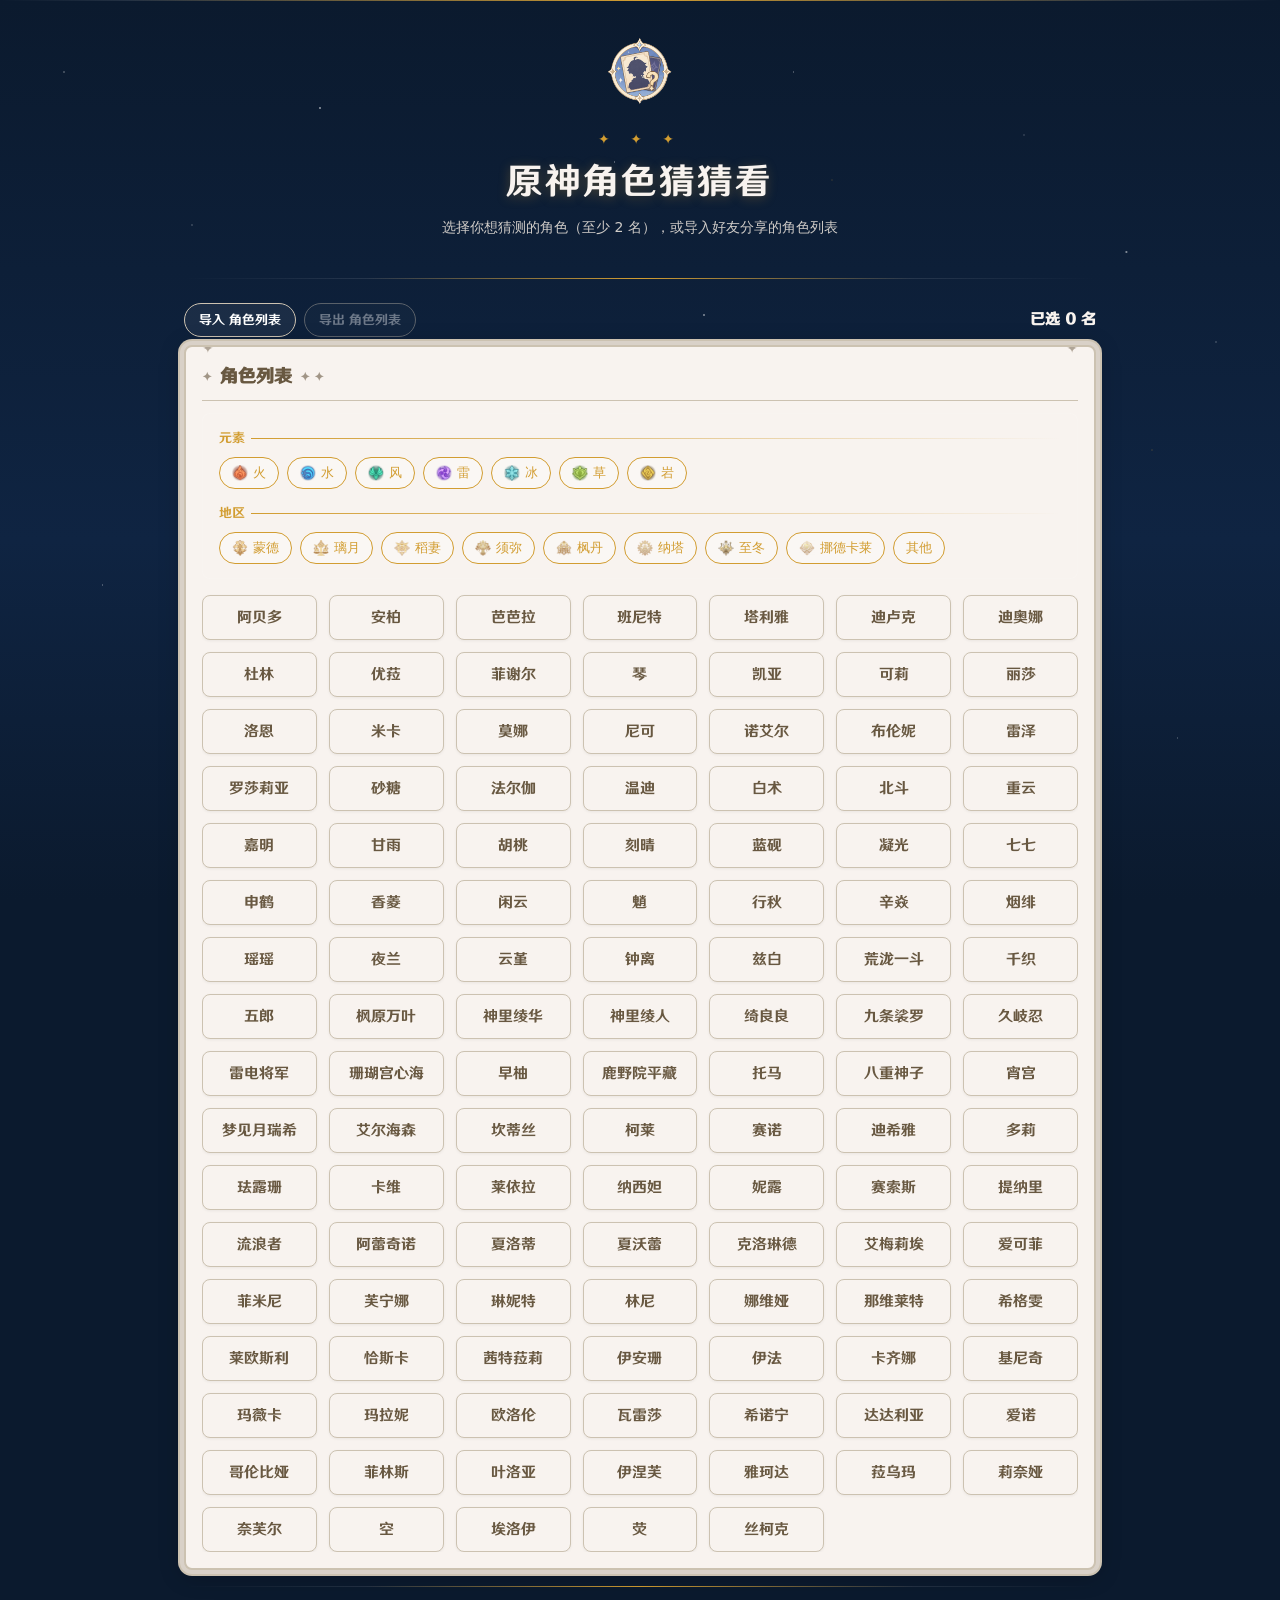
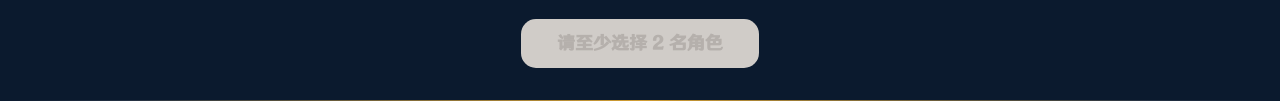
<file: index.html>
<!doctype html>
<html lang="en">
  <head>
    <meta charset="UTF-8" />
    <link rel="icon" type="image/webp" href="./logo-64.webp" />
    <meta name="viewport" content="width=device-width, initial-scale=1.0" />
    <title>原神角色猜猜看</title>
    <script type="module" crossorigin src="./assets/index-Buhnfivi.js"></script>
    <link rel="stylesheet" crossorigin href="./assets/index-DTMUYOdc.css">
  </head>
  <body>
    <div id="root"></div>
  </body>
</html>
</file>
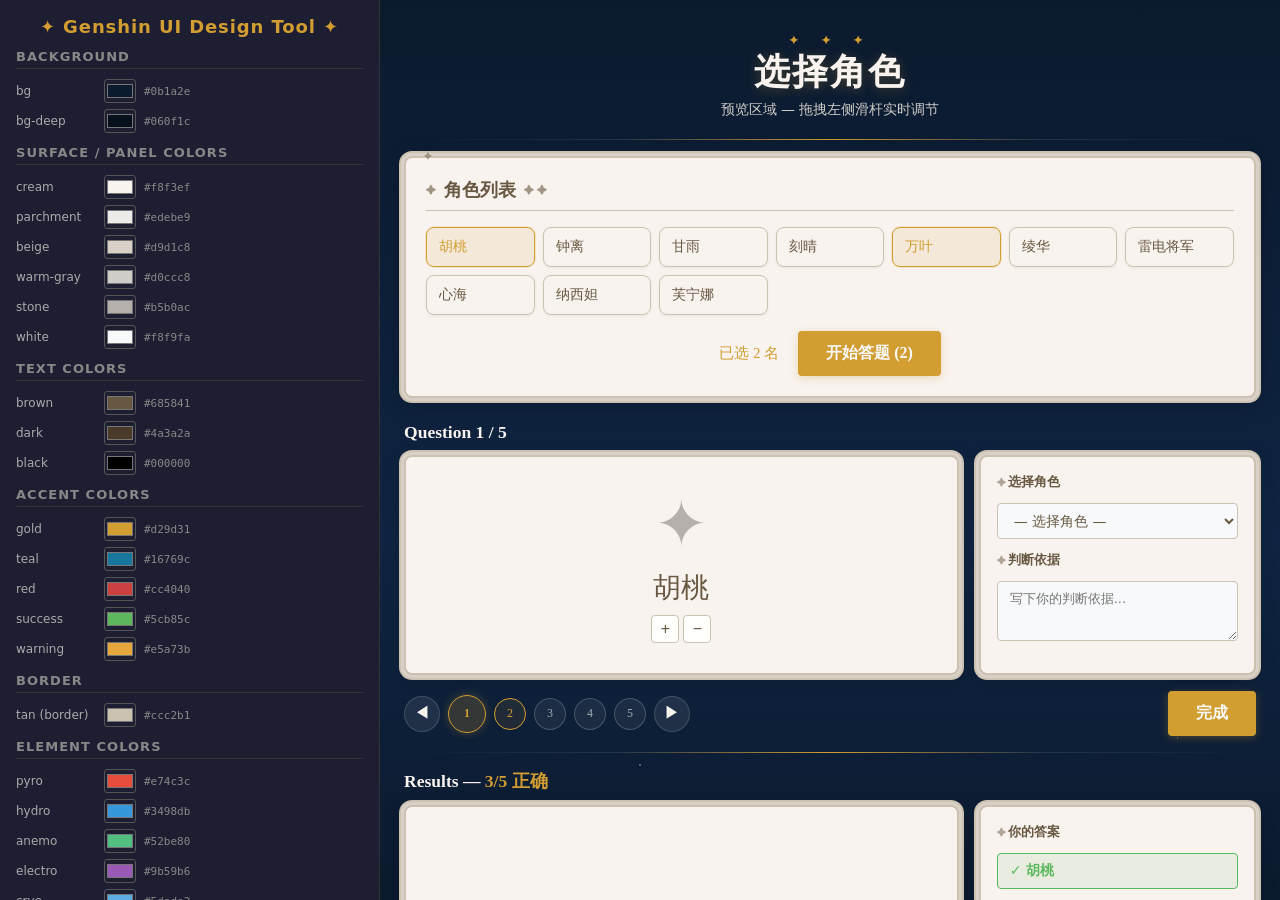
<file: design-tool.html>
<!DOCTYPE html>
<html lang="zh-CN">
<head>
<meta charset="UTF-8">
<meta name="viewport" content="width=device-width, initial-scale=1.0">
<title>Genshin UI Design Tool</title>
<script src="https://mcp.figma.com/mcp/html-to-design/capture.js" async></script>
<style>
/* ── Reset ── */
*, *::before, *::after { margin: 0; padding: 0; box-sizing: border-box; }

/* ── CSS Variables (defaults) ── */
:root {
  --bg: #0B1A2E;
  --bg-deep: #060F1C;
  --cream: #F8F3EF;
  --parchment: #EDEBE9;
  --beige: #D9D1C8;
  --warm-gray: #D0CCC8;
  --stone: #B5B0AC;
  --brown: #685841;
  --dark: #4A3A2A;
  --teal: #16769C;
  --gold: #D29D31;
  --white: #F8F9FA;
  --black: #000000;
  --red: #CC4040;
  --success: #5CB85C;
  --error: #CC4040;
  --warning: #E5A73B;
  --pyro: #E74C3C;
  --hydro: #3498DB;
  --anemo: #52BE80;
  --electro: #9B59B6;
  --dendro: #58D68D;
  --cryo: #5DADE2;
  --geo: #D4A843;
  --font-display: 'Genshin', 'Noto Serif SC', serif;
  --font-body: 'Noto Sans SC', system-ui, sans-serif;
  --radius-sm: 4px;
  --radius-md: 8px;
  --radius-lg: 12px;
  --space-xs: 4px;
  --space-sm: 8px;
  --space-md: 16px;
  --space-lg: 24px;
  --space-xl: 32px;
  --star-count: 45;
}

/* ── Layout ── */
body {
  display: flex;
  height: 100vh;
  font-family: var(--font-body);
  font-size: 14px;
  background: #1a1a2e;
  color: #ccc;
  overflow: hidden;
}

/* ── Left Panel (Controls) ── */
.controls {
  width: 380px;
  min-width: 380px;
  height: 100vh;
  overflow-y: auto;
  background: #1e1e32;
  border-right: 1px solid #333;
  padding: 16px;
  display: flex;
  flex-direction: column;
  gap: 12px;
}

.controls h2 {
  font-size: 18px;
  color: #D29D31;
  text-align: center;
  letter-spacing: 0.05em;
}

.controls h3 {
  font-size: 13px;
  color: #888;
  text-transform: uppercase;
  letter-spacing: 0.08em;
  margin-bottom: 4px;
  padding-bottom: 4px;
  border-bottom: 1px solid #333;
}

.group {
  display: flex;
  flex-direction: column;
  gap: 6px;
}

.row {
  display: flex;
  align-items: center;
  gap: 8px;
}

.row label {
  width: 80px;
  font-size: 12px;
  color: #aaa;
  flex-shrink: 0;
  white-space: nowrap;
  overflow: hidden;
  text-overflow: ellipsis;
}

.row input[type="color"] {
  width: 32px;
  height: 24px;
  border: 1px solid #555;
  border-radius: 3px;
  cursor: pointer;
  background: none;
  padding: 0;
  flex-shrink: 0;
}

.row input[type="range"] {
  flex: 1;
  accent-color: #D29D31;
  height: 16px;
}

.row .val {
  width: 42px;
  font-size: 11px;
  color: #888;
  text-align: right;
  font-family: monospace;
  flex-shrink: 0;
}

.export-btn {
  margin-top: 8px;
  padding: 12px;
  background: #D29D31;
  color: #1a1a2e;
  border: none;
  border-radius: 6px;
  font-size: 14px;
  font-weight: 600;
  cursor: pointer;
  transition: background 0.2s;
}

.export-btn:hover { background: #e0aa3f; }

.copy-msg {
  text-align: center;
  font-size: 12px;
  color: #5CB85C;
  min-height: 18px;
  transition: opacity 0.3s;
}

/* ── Right Panel (Preview) ── */
.preview {
  flex: 1;
  height: 100vh;
  overflow-y: auto;
  background: var(--bg);
  display: flex;
  flex-direction: column;
  position: relative;
}

/* Starry background */
.preview::before {
  content: '';
  position: fixed;
  inset: 0;
  left: 380px;
  pointer-events: none;
  z-index: 0;
  background:
    radial-gradient(1px 1px at 5% 8%, rgba(255,255,255,0.7), transparent),
    radial-gradient(1.5px 1.5px at 25% 12%, rgba(255,255,255,0.8), transparent),
    radial-gradient(1px 1px at 48% 18%, rgba(255,255,255,0.6), transparent),
    radial-gradient(1.5px 1.5px at 55% 35%, rgba(255,255,255,0.7), transparent),
    radial-gradient(1px 1px at 72% 42%, rgba(255,255,255,0.6), transparent),
    radial-gradient(1.5px 1.5px at 88% 28%, rgba(255,255,255,0.7), transparent),
    radial-gradient(1px 1px at 18% 65%, rgba(255,255,255,0.5), transparent),
    radial-gradient(1px 1px at 38% 72%, rgba(255,255,255,0.4), transparent),
    radial-gradient(1.5px 1.5px at 50% 85%, rgba(255,255,255,0.55), transparent),
    radial-gradient(1px 1px at 78% 52%, rgba(255,255,255,0.35), transparent),
    radial-gradient(1px 1px at 92% 82%, rgba(255,255,255,0.4), transparent),
    radial-gradient(0.5px 0.5px at 12% 32%, rgba(255,255,255,0.3), transparent),
    radial-gradient(0.5px 0.5px at 58% 48%, rgba(255,255,255,0.3), transparent),
    radial-gradient(0.5px 0.5px at 32% 68%, rgba(255,255,255,0.25), transparent),
    radial-gradient(1px 1px at 20% 40%, rgba(210,157,49,0.4), transparent),
    radial-gradient(1px 1px at 65% 20%, rgba(210,157,49,0.35), transparent),
    radial-gradient(1px 1px at 40% 70%, rgba(210,157,49,0.3), transparent),
    radial-gradient(1px 1px at 90% 50%, rgba(210,157,49,0.4), transparent),
    linear-gradient(180deg, #0B1A2E 0%, #0D1F38 30%, #0F2442 60%, #0B1A2E 100%);
  background-attachment: fixed;
}

.preview-content {
  position: relative;
  z-index: 1;
  padding: 32px 24px;
  max-width: 900px;
  margin: 0 auto;
  width: 100%;
}

/* ── Preview Components ── */

/* Title */
.preview-title {
  text-align: center;
  margin-bottom: 20px;
}
.preview-title .stars {
  color: var(--gold);
  font-size: 14px;
  letter-spacing: 8px;
}
.preview-title h1 {
  font-family: var(--font-display);
  font-size: 36px;
  color: var(--cream);
  letter-spacing: 0.06em;
  text-shadow: 0 2px 12px rgba(210,157,49,0.3);
}
.preview-title p {
  font-size: 14px;
  color: var(--warm-gray);
  margin-top: 4px;
}

/* Book panel */
.book-panel {
  background: var(--cream);
  border: 2px solid var(--tan, #CCC2B1);
  border-radius: var(--radius-md);
  box-shadow:
    0 0 0 3px var(--beige),
    0 0 0 5px var(--tan, #CCC2B1),
    0 4px 24px rgba(0,0,0,0.3);
  padding: 20px;
  position: relative;
  margin-bottom: 24px;
}
.book-panel::before {
  content: '✦';
  position: absolute;
  top: -10px;
  left: 16px;
  color: var(--brown);
  font-size: 14px;
  opacity: 0.5;
}

/* Section header */
.section-header {
  display: flex;
  align-items: center;
  gap: 8px;
  font-family: var(--font-display);
  font-size: 18px;
  font-weight: 600;
  color: var(--brown);
  padding-bottom: 8px;
  border-bottom: 1px solid var(--tan, #CCC2B1);
  margin-bottom: 16px;
}
.section-header::before {
  content: '✦';
  font-size: 10px;
  opacity: 0.6;
}
.section-header::after {
  content: '✦ ✦';
  font-size: 10px;
  opacity: 0.6;
}

/* Character chips */
.chip-grid {
  display: grid;
  grid-template-columns: repeat(auto-fill, minmax(100px, 1fr));
  gap: var(--space-sm);
}
.chip {
  display: flex;
  align-items: center;
  gap: 5px;
  padding: 10px 12px;
  border-radius: var(--radius-md);
  font-size: 14px;
  border: 1px solid var(--tan, #CCC2B1);
  background: var(--cream);
  color: var(--brown);
  font-family: var(--font-display);
  font-weight: 500;
  cursor: default;
  box-shadow: 0 1px 3px rgba(0,0,0,0.06);
}
.chip.selected {
  background: rgba(210,157,49,0.12);
  color: var(--gold);
  border-color: var(--gold);
  box-shadow: 0 0 0 1px rgba(210,157,49,0.2);
}

/* Buttons */
.btn-primary {
  padding: 12px 28px;
  border-radius: var(--radius-sm);
  background: var(--gold);
  color: var(--white);
  font-size: 16px;
  font-weight: 600;
  font-family: var(--font-display);
  border: none;
  cursor: pointer;
  box-shadow: 0 2px 8px rgba(210,157,49,0.3);
}
.btn-secondary {
  padding: 10px 20px;
  border-radius: var(--radius-sm);
  background: transparent;
  color: var(--brown);
  border: 1px solid var(--tan, #CCC2B1);
  font-size: 14px;
  font-weight: 500;
  font-family: var(--font-body);
  cursor: pointer;
}

/* Quiz layout */
.quiz-grid {
  display: grid;
  grid-template-columns: 2fr 1fr;
  gap: 20px;
}
.quiz-splash {
  background: var(--cream);
  border: 2px solid var(--tan, #CCC2B1);
  border-radius: var(--radius-md);
  box-shadow:
    0 0 0 3px var(--beige),
    0 0 0 5px var(--tan, #CCC2B1),
    0 4px 20px rgba(0,0,0,0.2);
  min-height: 220px;
  display: flex;
  align-items: center;
  justify-content: center;
}
.splash-placeholder {
  text-align: center;
  color: var(--stone);
}
.splash-placeholder .icon {
  font-size: 64px;
  display: block;
  margin-bottom: 8px;
}
.splash-placeholder .name {
  font-family: var(--font-display);
  font-size: 28px;
  color: var(--brown);
}

.quiz-panel {
  background: var(--cream);
  border: 2px solid var(--tan, #CCC2B1);
  border-radius: var(--radius-md);
  box-shadow:
    0 0 0 3px var(--beige),
    0 0 0 5px var(--tan, #CCC2B1),
    0 4px 20px rgba(0,0,0,0.2);
  padding: 16px;
  display: flex;
  flex-direction: column;
  gap: 12px;
}
.quiz-label {
  font-family: var(--font-display);
  font-size: 13px;
  font-weight: 600;
  color: var(--brown);
}
.quiz-label::before {
  content: '✦ ';
  font-size: 9px;
  opacity: 0.5;
}
.quiz-select {
  padding: 8px 12px;
  border: 1px solid var(--tan, #CCC2B1);
  border-radius: var(--radius-sm);
  background: var(--white);
  color: var(--brown);
  font-family: var(--font-body);
  font-size: 14px;
}
.quiz-textarea {
  padding: 8px 12px;
  border: 1px solid var(--tan, #CCC2B1);
  border-radius: var(--radius-sm);
  background: var(--white);
  color: var(--brown);
  font-family: var(--font-body);
  font-size: 13px;
  min-height: 60px;
  resize: vertical;
}

/* Result */
.result-row {
  display: flex;
  align-items: center;
  gap: 10px;
  padding: 8px 12px;
  border-radius: var(--radius-sm);
  font-size: 14px;
}
.result-correct {
  background: rgba(92,184,92,0.1);
  border: 1px solid var(--success);
  color: var(--success);
  font-weight: 600;
}
.result-wrong {
  background: rgba(204,64,64,0.08);
  border: 1px solid var(--error);
  color: var(--error);
  font-weight: 600;
}

/* Element badges */
.element-row {
  display: flex;
  gap: 8px;
  flex-wrap: wrap;
  margin-bottom: 16px;
}
.el-badge {
  display: flex;
  align-items: center;
  gap: 4px;
  padding: 4px 10px;
  border-radius: var(--radius-pill, 999px);
  font-size: 12px;
  font-weight: 600;
  color: #fff;
}

/* Navigator */
.nav-row {
  display: flex;
  align-items: center;
  gap: 8px;
  margin-top: 16px;
}
.nav-dot {
  width: 32px;
  height: 32px;
  border-radius: 50%;
  border: 1px solid rgba(255,255,255,0.2);
  background: rgba(255,255,255,0.06);
  color: rgba(255,255,255,0.6);
  font-family: var(--font-display);
  font-size: 12px;
  display: flex;
  align-items: center;
  justify-content: center;
}
.nav-dot.current {
  width: 38px;
  height: 38px;
  border-color: var(--gold);
  background: rgba(210,157,49,0.2);
  color: var(--gold);
  font-weight: 600;
  box-shadow: 0 0 10px rgba(210,157,49,0.3);
}
.nav-dot.answered {
  border-color: var(--gold);
  color: var(--gold);
  background: rgba(210,157,49,0.1);
}

.score-display {
  text-align: center;
  font-family: var(--font-display);
  font-size: 40px;
  font-weight: 700;
  color: var(--gold);
}

/* Gold line */
.gold-line {
  height: 1px;
  background: linear-gradient(90deg, transparent, rgba(255,255,255,0.1), var(--gold), rgba(255,255,255,0.1), transparent);
  margin: 16px 0;
}

/* Zoom controls */
.zoom-ctrls {
  display: flex;
  gap: 4px;
  justify-content: flex-end;
  margin-top: 8px;
}
.zoom-btn {
  width: 28px; height: 28px;
  border-radius: var(--radius-sm);
  background: rgba(255,255,255,0.85);
  border: 1px solid var(--tan, #CCC2B1);
  color: var(--brown);
  font-size: 16px;
  cursor: pointer;
}

/* Responsive */
@media (max-width: 860px) {
  .quiz-grid { grid-template-columns: 1fr; }
}
</style>
</head>
<body>

<!-- ═══ LEFT: Controls ═══ -->
<div class="controls">

  <h2>✦ Genshin UI Design Tool ✦</h2>

  <div class="group">
    <h3>Background</h3>
    <div class="row">
      <label>bg</label>
      <input type="color" id="--bg" value="#0B1A2E" data-css="--bg">
      <span class="val">#0B1A2E</span>
    </div>
    <div class="row">
      <label>bg-deep</label>
      <input type="color" id="--bg-deep" value="#060F1C" data-css="--bg-deep">
      <span class="val">#060F1C</span>
    </div>
  </div>

  <div class="group">
    <h3>Surface / Panel Colors</h3>
    <div class="row">
      <label>cream</label>
      <input type="color" id="--cream" value="#F8F3EF" data-css="--cream">
      <span class="val">#F8F3EF</span>
    </div>
    <div class="row">
      <label>parchment</label>
      <input type="color" id="--parchment" value="#EDEBE9" data-css="--parchment">
      <span class="val">#EDEBE9</span>
    </div>
    <div class="row">
      <label>beige</label>
      <input type="color" id="--beige" value="#D9D1C8" data-css="--beige">
      <span class="val">#D9D1C8</span>
    </div>
    <div class="row">
      <label>warm-gray</label>
      <input type="color" id="--warm-gray" value="#D0CCC8" data-css="--warm-gray">
      <span class="val">#D0CCC8</span>
    </div>
    <div class="row">
      <label>stone</label>
      <input type="color" id="--stone" value="#B5B0AC" data-css="--stone">
      <span class="val">#B5B0AC</span>
    </div>
    <div class="row">
      <label>white</label>
      <input type="color" id="--white" value="#F8F9FA" data-css="--white">
      <span class="val">#F8F9FA</span>
    </div>
  </div>

  <div class="group">
    <h3>Text Colors</h3>
    <div class="row">
      <label>brown</label>
      <input type="color" id="--brown" value="#685841" data-css="--brown">
      <span class="val">#685841</span>
    </div>
    <div class="row">
      <label>dark</label>
      <input type="color" id="--dark" value="#4A3A2A" data-css="--dark">
      <span class="val">#4A3A2A</span>
    </div>
    <div class="row">
      <label>black</label>
      <input type="color" id="--black" value="#000000" data-css="--black">
      <span class="val">#000000</span>
    </div>
  </div>

  <div class="group">
    <h3>Accent Colors</h3>
    <div class="row">
      <label>gold</label>
      <input type="color" id="--gold" value="#D29D31" data-css="--gold">
      <span class="val">#D29D31</span>
    </div>
    <div class="row">
      <label>teal</label>
      <input type="color" id="--teal" value="#16769C" data-css="--teal">
      <span class="val">#16769C</span>
    </div>
    <div class="row">
      <label>red</label>
      <input type="color" id="--red" value="#CC4040" data-css="--red">
      <span class="val">#CC4040</span>
    </div>
    <div class="row">
      <label>success</label>
      <input type="color" id="--success" value="#5CB85C" data-css="--success">
      <span class="val">#5CB85C</span>
    </div>
    <div class="row">
      <label>warning</label>
      <input type="color" id="--warning" value="#E5A73B" data-css="--warning">
      <span class="val">#E5A73B</span>
    </div>
  </div>

  <div class="group">
    <h3>Border</h3>
    <div class="row">
      <label>tan (border)</label>
      <input type="color" id="--tan" value="#CCC2B1" data-css="--tan">
      <span class="val">#CCC2B1</span>
    </div>
  </div>

  <div class="group">
    <h3>Element Colors</h3>
    <div class="row">
      <label>pyro</label>
      <input type="color" id="--pyro" value="#E74C3C" data-css="--pyro">
      <span class="val">#E74C3C</span>
    </div>
    <div class="row">
      <label>hydro</label>
      <input type="color" id="--hydro" value="#3498DB" data-css="--hydro">
      <span class="val">#3498DB</span>
    </div>
    <div class="row">
      <label>anemo</label>
      <input type="color" id="--anemo" value="#52BE80" data-css="--anemo">
      <span class="val">#52BE80</span>
    </div>
    <div class="row">
      <label>electro</label>
      <input type="color" id="--electro" value="#9B59B6" data-css="--electro">
      <span class="val">#9B59B6</span>
    </div>
    <div class="row">
      <label>cryo</label>
      <input type="color" id="--cryo" value="#5DADE2" data-css="--cryo">
      <span class="val">#5DADE2</span>
    </div>
    <div class="row">
      <label>dendro</label>
      <input type="color" id="--dendro" value="#58D68D" data-css="--dendro">
      <span class="val">#58D68D</span>
    </div>
    <div class="row">
      <label>geo</label>
      <input type="color" id="--geo" value="#D4A843" data-css="--geo">
      <span class="val">#D4A843</span>
    </div>
  </div>

  <div class="group">
    <h3>Spacing</h3>
    <div class="row">
      <label>space-xs</label>
      <input type="range" id="--space-xs" min="2" max="12" value="4" data-css="--space-xs">
      <span class="val">4px</span>
    </div>
    <div class="row">
      <label>space-sm</label>
      <input type="range" id="--space-sm" min="4" max="20" value="8" data-css="--space-sm">
      <span class="val">8px</span>
    </div>
    <div class="row">
      <label>space-md</label>
      <input type="range" id="--space-md" min="8" max="32" value="16" data-css="--space-md">
      <span class="val">16px</span>
    </div>
    <div class="row">
      <label>space-lg</label>
      <input type="range" id="--space-lg" min="12" max="48" value="24" data-css="--space-lg">
      <span class="val">24px</span>
    </div>
    <div class="row">
      <label>space-xl</label>
      <input type="range" id="--space-xl" min="16" max="64" value="32" data-css="--space-xl">
      <span class="val">32px</span>
    </div>
  </div>

  <div class="group">
    <h3>Border Radius</h3>
    <div class="row">
      <label>radius-sm</label>
      <input type="range" id="--radius-sm" min="0" max="16" value="4" data-css="--radius-sm">
      <span class="val">4px</span>
    </div>
    <div class="row">
      <label>radius-md</label>
      <input type="range" id="--radius-md" min="0" max="24" value="8" data-css="--radius-md">
      <span class="val">8px</span>
    </div>
    <div class="row">
      <label>radius-lg</label>
      <input type="range" id="--radius-lg" min="0" max="32" value="12" data-css="--radius-lg">
      <span class="val">12px</span>
    </div>
  </div>

  <div class="group">
    <h3>Font Sizes</h3>
    <div class="row">
      <label>body size</label>
      <input type="range" id="--font-body-size" min="12" max="20" value="15" data-css="--font-body-size">
      <span class="val">15px</span>
    </div>
    <div class="row">
      <label>title size</label>
      <input type="range" id="--title-size" min="24" max="56" value="36" data-css="--title-size">
      <span class="val">36px</span>
    </div>
  </div>

  <button class="export-btn" onclick="exportCSS()">导出 CSS Variables</button>
  <div class="copy-msg" id="copyMsg"></div>
</div>

<!-- ═══ RIGHT: Live Preview ═══ -->
<div class="preview" id="preview">
  <div class="preview-content">

    <!-- Title -->
    <div class="preview-title">
      <div class="stars">✦ ✦ ✦</div>
      <h1 id="preview-title-text">选择角色</h1>
      <p>预览区域 — 拖拽左侧滑杆实时调节</p>
    </div>

    <div class="gold-line"></div>

    <!-- Book Panel: Character Grid -->
    <div class="book-panel">
      <div class="section-header">角色列表</div>
      <div class="chip-grid">
        <div class="chip selected">胡桃</div>
        <div class="chip">钟离</div>
        <div class="chip">甘雨</div>
        <div class="chip">刻晴</div>
        <div class="chip selected">万叶</div>
        <div class="chip">绫华</div>
        <div class="chip">雷电将军</div>
        <div class="chip">心海</div>
        <div class="chip">纳西妲</div>
        <div class="chip">芙宁娜</div>
      </div>
      <div style="text-align:center;margin-top:16px;">
        <span style="font-family:var(--font-display);color:var(--gold);font-size:15px;">已选 2 名</span>
        &nbsp;&nbsp;
        <button class="btn-primary">开始答题 (2)</button>
      </div>
    </div>

    <!-- Quiz Layout -->
    <h3 style="color:var(--cream);margin-bottom:12px;font-family:var(--font-display);">Question 1 / 5</h3>
    <div class="quiz-grid">
      <div class="quiz-splash">
        <div class="splash-placeholder">
          <span class="icon">✦</span>
          <span class="name">胡桃</span>
          <div class="zoom-ctrls">
            <button class="zoom-btn">+</button>
            <button class="zoom-btn">−</button>
          </div>
        </div>
      </div>
      <div class="quiz-panel">
        <label class="quiz-label">选择角色</label>
        <select class="quiz-select">
          <option>— 选择角色 —</option>
          <option>胡桃</option>
          <option>钟离</option>
          <option>甘雨</option>
        </select>
        <label class="quiz-label">判断依据</label>
        <textarea class="quiz-textarea" placeholder="写下你的判断依据..."></textarea>
      </div>
    </div>

    <!-- Navigator -->
    <div class="nav-row">
      <button style="width:36px;height:36px;border-radius:50%;background:rgba(255,255,255,0.08);border:1px solid rgba(255,255,255,0.15);color:var(--cream);font-size:16px;cursor:pointer;">◀</button>
      <div class="nav-dot current">1</div>
      <div class="nav-dot answered">2</div>
      <div class="nav-dot">3</div>
      <div class="nav-dot">4</div>
      <div class="nav-dot">5</div>
      <button style="width:36px;height:36px;border-radius:50%;background:rgba(255,255,255,0.08);border:1px solid rgba(255,255,255,0.15);color:var(--cream);font-size:16px;cursor:pointer;">▶</button>
      <button class="btn-primary" style="margin-left:auto;">完成</button>
    </div>

    <!-- Result Panel -->
    <div class="gold-line"></div>
    <h3 style="color:var(--cream);margin-bottom:12px;font-family:var(--font-display);">Results — <span style="color:var(--gold);">3/5 正确</span></h3>
    <div class="quiz-grid">
      <div class="quiz-splash">
        <div class="splash-placeholder">
          <span class="icon">✦</span>
          <span class="name">胡桃</span>
        </div>
      </div>
      <div class="quiz-panel">
        <label class="quiz-label">你的答案</label>
        <div class="result-row result-correct">✓ 胡桃</div>
        <label class="quiz-label">判断依据</label>
        <div style="padding:8px 12px;background:var(--white);border:1px solid var(--tan, #CCC2B1);border-radius:var(--radius-sm);color:var(--brown);font-size:13px;min-height:40px;">梅花瞳孔 + 蝴蝶发饰</div>
        <div class="score-display">3/5</div>
        <button class="btn-secondary" style="width:100%;">生成结果分享图</button>
      </div>
    </div>

    <!-- Element badges reference -->
    <div class="gold-line"></div>
    <div class="element-row">
      <span class="el-badge" style="background:var(--pyro);">🔥 火</span>
      <span class="el-badge" style="background:var(--hydro);">💧 水</span>
      <span class="el-badge" style="background:var(--anemo);">🍃 风</span>
      <span class="el-badge" style="background:var(--electro);">⚡ 雷</span>
      <span class="el-badge" style="background:var(--cryo);">❄️ 冰</span>
      <span class="el-badge" style="background:var(--dendro);">🌿 草</span>
      <span class="el-badge" style="background:var(--geo);">🪨 岩</span>
    </div>

    <div style="text-align:center;margin-top:24px;">
      <button class="btn-primary" style="font-size:18px;padding:14px 36px;">再来一局</button>
    </div>

  </div>
</div>

<script>
// ── Live update ──
const root = document.documentElement;

// Helper: convert hex to rgb for rgba usage
function hexToRgb(hex) {
  const r = parseInt(hex.slice(1,3), 16);
  const g = parseInt(hex.slice(3,5), 16);
  const b = parseInt(hex.slice(5,7), 16);
  return `${r},${g},${b}`;
}

// All sliders and color pickers
document.querySelectorAll('input[data-css]').forEach(input => {
  const varName = input.dataset.css;
  const valSpan = input.nextElementSibling;

  function update() {
    let val;
    if (input.type === 'color') {
      val = input.value;
    } else {
      val = input.value + 'px';
    }
    root.style.setProperty(varName, val);
    if (valSpan) {
      valSpan.textContent = val;
    }

    // Update related variables
    if (varName === '--red') {
      root.style.setProperty('--error', input.value);
    }
    if (varName === '--brown') {
      root.style.setProperty('--text1', input.value);
    }
    if (varName === '--font-body-size') {
      document.body.style.fontSize = input.value + 'px';
    }
    if (varName === '--title-size') {
      document.getElementById('preview-title-text').style.fontSize = input.value + 'px';
    }
    if (varName === '--tan') {
      // Update all inline --tan fallbacks by re-setting the variable
      root.style.setProperty('--tan', input.value);
    }
  }

  input.addEventListener('input', update);
  update();
});

function exportCSS() {
  const vars = [];
  document.querySelectorAll('[data-css]').forEach(input => {
    const name = input.dataset.css;
    let val = input.value;
    if (input.type === 'range') val += 'px';
    vars.push(`  ${name}: ${val};`);
  });
  const css = `:root {\n${vars.join('\n')}\n}`;
  navigator.clipboard.writeText(css).then(() => {
    const msg = document.getElementById('copyMsg');
    msg.textContent = '已复制到剪贴板! 可粘贴到 src/index.css';
    setTimeout(() => { msg.textContent = ''; }, 3000);
  });
}
</script>
</body>
</html>
</file>
<file: assets/index-DTMUYOdc.css>
@font-face{font-family:Genshin;src:url(./zh-cn-B7w96uHY.ttf)format("truetype");font-weight:400;font-style:normal;font-display:swap}:root{--cream:#f8f3ef;--parchment:#edebe9;--beige:#d9d1c8;--warm-gray:#d0ccc8;--tan:#ccc2b1;--stone:#b5b0ac;--brown:#685841;--dark:#4a3a2a;--teal:#16769c;--white:#f8f9fa;--black:#000;--red:#cc4040;--gold:#d29d31;--bg:#0b1a2e;--bg-deep:#060f1c;--surface1:var(--cream);--surface2:var(--parchment);--surface3:var(--beige);--border:var(--tan);--border-visible:var(--stone);--border-accent:var(--brown);--text1:var(--brown);--text2:var(--dark);--text3:var(--stone);--text4:var(--warm-gray);--accent:var(--gold);--accent-teal:var(--teal);--success:#5cb85c;--error:var(--red);--warning:#e5a73b;--pyro:#e74c3c;--hydro:#3498db;--anemo:#52be80;--electro:#9b59b6;--dendro:#58d68d;--cryo:#5dade2;--geo:#d4a843;--font-display:"Genshin", "Noto Serif SC", serif;--font-body:"Noto Sans SC", system-ui, sans-serif;--radius-sm:4px;--radius-md:8px;--radius-lg:12px;--radius-pill:999px;--space-xs:4px;--space-sm:8px;--space-md:16px;--space-lg:24px;--space-xl:32px;--space-2xl:48px;--space-3xl:64px;--space-4xl:96px;--glow-accent:0 0 12px #d29d3166;--glow-strong:0 0 20px #d29d3199;--ease:cubic-bezier(.4, 0, .2, 1);--lightningcss-light:initial;--lightningcss-dark: ;color-scheme:light;font-family:var(--font-body);color:var(--text1);background:var(--bg);-webkit-font-smoothing:antialiased;-moz-osx-font-smoothing:grayscale;font-size:15px;line-height:1.6}*{box-sizing:border-box;margin:0;padding:0}body{background-color:#0000;background-image:radial-gradient(1px 1px at 5% 8%,#ffffffb3,#0000),radial-gradient(1px 1px at 15% 25%,#ffffff80,#0000),radial-gradient(1.5px 1.5px at 25% 12%,#fffc,#0000),radial-gradient(1px 1px at 35% 45%,#fff6,#0000),radial-gradient(1px 1px at 48% 18%,#fff9,#0000),radial-gradient(1.5px 1.5px at 55% 35%,#ffffffb3,#0000),radial-gradient(1px 1px at 62% 8%,#ffffff80,#0000),radial-gradient(1px 1px at 72% 42%,#fff9,#0000),radial-gradient(1px 1px at 80% 15%,#fff6,#0000),radial-gradient(1.5px 1.5px at 88% 28%,#ffffffb3,#0000),radial-gradient(1px 1px at 95% 38%,#ffffff80,#0000),radial-gradient(1px 1px at 8% 65%,#ffffff80,#0000),radial-gradient(1px 1px at 18% 80%,#ffffff59,#0000),radial-gradient(1px 1px at 28% 55%,#fff9,#0000),radial-gradient(1px 1px at 38% 72%,#fff6,#0000),radial-gradient(1.5px 1.5px at 50% 85%,#ffffff8c,#0000),radial-gradient(1px 1px at 60% 62%,#ffffff73,#0000),radial-gradient(1px 1px at 68% 78%,#ffffff80,#0000),radial-gradient(1px 1px at 78% 52%,#ffffff59,#0000),radial-gradient(1px 1px at 85% 68%,#fff9,#0000),radial-gradient(1px 1px at 92% 82%,#fff6,#0000),radial-gradient(.5px .5px at 12% 32%,#ffffff4d,#0000),radial-gradient(.5px .5px at 42% 6%,#ffffff40,#0000),radial-gradient(.5px .5px at 58% 48%,#ffffff4d,#0000),radial-gradient(.5px .5px at 75% 22%,#fff3,#0000),radial-gradient(.5px .5px at 32% 68%,#ffffff40,#0000),radial-gradient(.5px .5px at 45% 55%,#ffffff4d,#0000),radial-gradient(.5px .5px at 82% 45%,#fff3,#0000),radial-gradient(1px 1px at 20% 40%,#d29d3166,#0000),radial-gradient(1px 1px at 65% 20%,#d29d3159,#0000),radial-gradient(1px 1px at 40% 70%,#d29d314d,#0000),radial-gradient(1px 1px at 90%,#d29d3166,#0000),linear-gradient(#0b1a2e 0%,#0d1f38 30%,#0f2442 60%,#0b1a2e 100%);background-position:0 0,0 0,0 0,0 0,0 0,0 0,0 0,0 0,0 0,0 0,0 0,0 0,0 0,0 0,0 0,0 0,0 0,0 0,0 0,0 0,0 0,0 0,0 0,0 0,0 0,0 0,0 0,0 0,0 0,0 0,0 0,0 0,0 0;background-repeat:repeat,repeat,repeat,repeat,repeat,repeat,repeat,repeat,repeat,repeat,repeat,repeat,repeat,repeat,repeat,repeat,repeat,repeat,repeat,repeat,repeat,repeat,repeat,repeat,repeat,repeat,repeat,repeat,repeat,repeat,repeat,repeat,repeat;background-size:auto,auto,auto,auto,auto,auto,auto,auto,auto,auto,auto,auto,auto,auto,auto,auto,auto,auto,auto,auto,auto,auto,auto,auto,auto,auto,auto,auto,auto,auto,auto,auto,auto;background-attachment:fixed;background-origin:padding-box,padding-box,padding-box,padding-box,padding-box,padding-box,padding-box,padding-box,padding-box,padding-box,padding-box,padding-box,padding-box,padding-box,padding-box,padding-box,padding-box,padding-box,padding-box,padding-box,padding-box,padding-box,padding-box,padding-box,padding-box,padding-box,padding-box,padding-box,padding-box,padding-box,padding-box,padding-box,padding-box;background-clip:border-box,border-box,border-box,border-box,border-box,border-box,border-box,border-box,border-box,border-box,border-box,border-box,border-box,border-box,border-box,border-box,border-box,border-box,border-box,border-box,border-box,border-box,border-box,border-box,border-box,border-box,border-box,border-box,border-box,border-box,border-box,border-box,border-box;min-height:100vh;margin:0}#root{flex-direction:column;width:100%;max-width:100%;min-height:100vh;display:flex}.book-panel{background:var(--cream);border:2px solid var(--tan);border-radius:var(--radius-md);box-shadow:0 0 0 4px var(--beige), 0 0 0 6px var(--tan), 0 4px 24px #0000004d;position:relative}.book-panel:before,.book-panel:after{content:"✦";color:var(--brown);opacity:.5;pointer-events:none;font-size:14px;position:absolute}.book-panel:before{top:-10px;left:16px}.book-panel:after{top:-10px;right:16px}.section-header{align-items:center;gap:var(--space-sm);font-family:var(--font-display);color:var(--brown);padding-bottom:var(--space-sm);border-bottom:1px solid var(--tan);font-size:18px;font-weight:600;display:flex}.section-header:before,.section-header:after{content:"✦";color:var(--brown);opacity:.6;font-size:12px}.section-header:after{content:"✦ ✦"}.gold-line{background:linear-gradient(90deg, transparent 0%, var(--tan) 10%, var(--accent) 50%, var(--tan) 90%, transparent 100%);flex-shrink:0;height:1px}button{font-family:var(--font-display);cursor:pointer;transition:all .2s var(--ease);-webkit-user-select:none;user-select:none;touch-action:manipulation;border:none;outline:none}button:active{transform:scale(.96)}.btn-primary{border-radius:var(--radius-sm);background:var(--accent);color:var(--white);font-size:16px;font-weight:600;font-family:var(--font-display);padding:12px 28px;box-shadow:0 2px 8px #d29d314d}.btn-primary:hover{background:#e0aa3f;box-shadow:0 4px 16px #d29d3180}.btn-primary:disabled{background:var(--warm-gray);color:var(--stone);cursor:not-allowed;box-shadow:none}.btn-primary:disabled:hover{box-shadow:none}.btn-secondary{border-radius:var(--radius-sm);color:var(--brown);border:1px solid var(--tan);font-size:14px;font-weight:500;font-family:var(--font-body);background:0 0;padding:10px 24px}.btn-secondary:hover{border-color:var(--brown);background:#6858410f}select{font-family:var(--font-body);outline:none}textarea{font-family:var(--font-body);resize:vertical;outline:none}::-webkit-scrollbar{width:6px}::-webkit-scrollbar-track{background:var(--parchment)}::-webkit-scrollbar-thumb{background:var(--tan);border-radius:3px}::-webkit-scrollbar-thumb:hover{background:var(--stone)}._wrapper_1x5pn_1{flex-direction:column;min-height:100vh;display:flex}._line_1x5pn_13{background:linear-gradient(90deg, transparent 0%, #ffffff1a 10%, var(--accent) 50%, #ffffff1a 90%, transparent 100%);flex-shrink:0;height:1px}._content_1x5pn_39{flex-direction:column;flex:1;display:flex}._bar_473tj_1{border-radius:var(--radius-md);margin-bottom:var(--space-md);background:#ffffff0a;border:1px solid #ffffff14;flex-direction:column;gap:14px;padding:14px 16px;display:flex}._group_473tj_23{flex-direction:column;gap:8px;display:flex}._groupLabel_473tj_35{font-family:var(--font-display);color:#d29d31;align-items:center;gap:6px;font-size:13px;font-weight:500;display:flex}._groupLabel_473tj_35:after{content:"";background:linear-gradient(90deg,#d29d31,#0000);flex:1;height:1px}._chips_473tj_69{flex-wrap:wrap;gap:8px;display:flex}._chip_473tj_69{border-radius:var(--radius-pill);cursor:pointer;transition:all .15s var(--ease);font-family:var(--font-body);color:#d29d31;background:#ffffff4d;border:1px solid #d29d31;align-items:center;gap:5px;padding:6px 12px;font-size:13px;display:flex}._chip_473tj_69:hover{color:#ffffffe6;background:#b3914d;border-color:#ffffff4d}._chip_473tj_69._active_473tj_123{border-color:var(--accent);color:#ffffffe6;background:#b3914d;box-shadow:0 0 8px #d29d3126}._icon_473tj_137{object-fit:contain;flex-shrink:0;width:16px;height:16px}._grid_1xgyg_1{grid-template-columns:repeat(auto-fill,minmax(110px,1fr));gap:12px;display:grid}._chip_1xgyg_13{text-align:center;border-radius:var(--radius-md);cursor:pointer;border:1px solid var(--tan);background:var(--cream);color:var(--brown);font-size:15px;font-family:var(--font-display);transition:all .2s var(--ease);-webkit-user-select:none;user-select:none;justify-content:center;align-items:center;padding:12px 8px;font-weight:500;display:flex;box-shadow:0 1px 3px #0000000f}._chip_1xgyg_13:hover{border-color:var(--accent);color:var(--accent);background:#fff;transform:translateY(-1px);box-shadow:0 2px 8px #d29d3126}._chip_1xgyg_13:active{transform:scale(.96)}._selected_1xgyg_75{color:var(--accent);border-color:var(--accent);background:#d29d311f;box-shadow:0 0 0 1px #d29d3133}._selected_1xgyg_75:hover{border-color:var(--accent);color:var(--accent);background:#d29d312e}._empty_1xgyg_101{text-align:center;color:var(--stone);padding:var(--space-2xl);font-size:14px}._bar_1h3ks_1{gap:var(--space-sm);align-items:center;display:flex}._fileInput_1h3ks_13{display:none}._bar_1h3ks_1 button{font-family:var(--font-display);color:#fff;background:#ffffff0f;border-radius:999px;padding:8px 14px;font-size:13px}._bar_1h3ks_1 button:disabled{opacity:.4;cursor:not-allowed}._screen_oc9hh_1{padding:var(--space-xl) var(--space-lg);flex-direction:column;flex:1;width:100%;max-width:960px;margin:0 auto;display:flex}._header_oc9hh_21{text-align:center;margin-bottom:var(--space-lg)}._logo_oc9hh_31{object-fit:contain;width:80px;height:80px;margin-bottom:var(--space-sm)}._title_oc9hh_45{font-family:var(--font-display);color:var(--cream);letter-spacing:.06em;text-shadow:0 2px 12px #d29d314d;font-size:36px;font-weight:550}._titleStars_oc9hh_63{color:var(--gold);letter-spacing:8px;margin-bottom:var(--space-xs);font-size:14px}._subtitle_oc9hh_77{color:var(--warm-gray);margin-top:var(--space-xs);font-size:14px}._line_oc9hh_89{background:linear-gradient(90deg, transparent 0%, #ffffff1a 20%, var(--gold) 50%, #ffffff1a 80%, transparent 100%);height:1px;margin:var(--space-md) 0}._toolbar_oc9hh_115{padding:var(--space-sm) 0;justify-content:space-between;align-items:center;gap:var(--space-sm);flex-wrap:wrap;display:flex}._count_oc9hh_133{color:var(--cream);font-family:var(--font-display);font-size:15px;font-weight:600}._gridWrapper_oc9hh_147{padding:var(--space-md);flex:1;overflow-y:auto}._footer_oc9hh_159{text-align:center;padding-top:var(--space-md)}._footer_oc9hh_159 button{border-radius:15px;min-width:220px;padding:14px 36px;font-size:18px}._viewer_1cmp2_1{background:var(--cream);border:2px solid var(--tan);border-radius:var(--radius-md);box-shadow:0 0 0 3px var(--beige), 0 0 0 5px var(--tan), 0 4px 20px #0003;flex:1;justify-content:center;align-items:center;min-height:300px;display:flex;position:relative;overflow:hidden}._viewer_1cmp2_1._zoomed_1cmp2_35{overflow:auto}._image_1cmp2_43{object-fit:contain;max-width:100%;max-height:100%;transition:transform .15s var(--ease);transform-origin:50%;-webkit-user-select:none;user-select:none}._placeholder_1cmp2_61{text-align:center;padding:var(--space-2xl)}._starIcon_1cmp2_71{color:var(--warm-gray);margin-bottom:var(--space-md);font-size:48px;display:block}._name_1cmp2_85{font-family:var(--font-display);color:var(--brown);margin-bottom:var(--space-sm);font-size:22px}._hint_1cmp2_99{color:var(--stone);font-size:14px}._hintSmall_1cmp2_109{color:var(--warm-gray);margin-top:var(--space-xs);opacity:.7;font-size:12px}._zoomControls_1cmp2_123{z-index:10;align-items:center;gap:6px;display:flex;position:absolute;bottom:12px;right:12px}._zoomBtn_1cmp2_143{border-radius:var(--radius-sm);border:1px solid var(--tan);width:40px;height:40px;color:var(--brown);font-size:18px;font-family:var(--font-body);cursor:pointer;transition:all .15s var(--ease);background:#ffffffe6;justify-content:center;align-items:center;line-height:1;display:flex}._zoomBtn_1cmp2_143:hover:not(:disabled){border-color:var(--accent);color:var(--accent);background:#fff}._zoomBtn_1cmp2_143:disabled{opacity:.35;cursor:not-allowed}._zoomLabel_1cmp2_199{font-family:var(--font-display);color:var(--brown);border-radius:var(--radius-sm);background:#ffffffe6;padding:4px 8px;font-size:12px}._container_1y8jl_1{width:100%;position:relative}._trigger_1y8jl_11{background:var(--white);width:100%;color:var(--text3);border:1px solid var(--tan);font-family:var(--font-body);cursor:pointer;text-align:left;transition:border-color .2s var(--ease), box-shadow .2s var(--ease);border-radius:13px;justify-content:space-between;align-items:center;padding:10px 36px 10px 14px;font-size:15px;display:flex}._trigger_1y8jl_11:hover,._trigger_1y8jl_11:focus{border-color:var(--accent);outline:none;box-shadow:0 0 0 3px #d29d311a}._hasValue_1y8jl_59{color:var(--text1);border-color:var(--accent)}._placeholder_1y8jl_69{color:var(--text4)}._arrow_1y8jl_77{color:var(--brown);transition:transform .2s var(--ease);font-size:14px;position:absolute;top:50%;right:14px;transform:translateY(-50%)}._arrowOpen_1y8jl_97{transform:translateY(-50%)rotate(180deg)}._menu_1y8jl_105{background:var(--white);border:1px solid var(--accent);z-index:100;border-radius:13px;max-height:280px;position:absolute;top:calc(100% + 4px);left:0;right:0;overflow-y:auto;box-shadow:0 4px 16px #00000026}._option_1y8jl_133{width:100%;color:var(--brown);font-family:var(--font-body);cursor:pointer;text-align:left;transition:background .1s var(--ease);background:0 0;border:none;padding:10px 14px;font-size:14px;display:block}._option_1y8jl_133:hover{background:#d29d3114}._optionSelectedHere_1y8jl_171{color:var(--accent);background:#d29d3124;font-weight:600}._optionUsedElsewhere_1y8jl_185{color:var(--stone);opacity:.55;cursor:pointer}._optionUsedElsewhere_1y8jl_185:hover{opacity:.7;background:#d29d310f}._optionAvailable_1y8jl_209{color:var(--brown)}._box_1felu_1{background:var(--white);width:100%;min-height:100px;color:var(--text1);border:1px solid var(--tan);font-family:var(--font-body);resize:vertical;transition:border-color .2s var(--ease), box-shadow .2s var(--ease);border-radius:13px;outline:none;padding:10px 14px;font-size:14px}._box_1felu_1::placeholder{color:var(--text4)}._box_1felu_1:focus{border-color:var(--accent);box-shadow:0 0 0 3px #d29d311a}._panel_ixjun_1{background:var(--cream);border:2px solid var(--tan);border-radius:var(--radius-md);box-shadow:0 0 0 3px var(--beige), 0 0 0 5px var(--tan), 0 4px 20px #0003;padding:var(--space-lg);gap:var(--space-lg);flex-direction:column;height:100%;display:flex;position:relative}._section_ixjun_33{gap:var(--space-sm);flex-direction:column;display:flex}._label_ixjun_45{font-family:var(--font-display);color:var(--brown);align-items:center;gap:6px;font-size:14px;font-weight:600;display:flex}._label_ixjun_45:before{content:"✦";color:var(--brown);opacity:.5;font-size:10px}._screen_1jb2v_1{gap:var(--space-lg);padding:var(--space-md) var(--space-lg);flex:1;grid-template-rows:1fr auto;grid-template-columns:2fr 1fr;width:100%;max-width:1100px;min-height:0;margin:0 auto;display:grid}._leftPanel_1jb2v_27{flex-direction:column;grid-row:1;min-height:0;display:flex}._header_1jb2v_41{margin-bottom:var(--space-sm);justify-content:space-between;align-items:center;display:flex}._questionLabel_1jb2v_55{font-family:var(--font-display);color:var(--cream);font-size:16px;font-weight:600}._rightPanel_1jb2v_69{flex-direction:column;grid-row:1;min-height:0;display:flex}._bottom_1jb2v_83{justify-content:space-between;align-items:center;gap:var(--space-md);padding-top:var(--space-sm);grid-area:2/1/auto/-1;display:flex}._navArea_1jb2v_103{align-items:center;gap:var(--space-sm);display:flex}._arrowBtn_1jb2v_115{width:40px;height:40px;color:var(--cream);cursor:pointer;transition:all .15s var(--ease);background:#ffffff14;border:1px solid #ffffff26;border-radius:50%;justify-content:center;align-items:center;font-size:16px;display:flex}._arrowBtn_1jb2v_115:hover:not(:disabled){border-color:var(--accent);color:var(--accent);background:#ffffff26}._arrowBtn_1jb2v_115:disabled{opacity:.25;cursor:not-allowed}._completeBtn_1jb2v_167{border-radius:13px;padding:12px 36px;font-size:18px;animation:2s ease-in-out infinite _pulseGlow_1jb2v_1}@keyframes _pulseGlow_1jb2v_1{0%,to{box-shadow:0 2px 8px #d29d314d}50%{box-shadow:0 4px 20px #d29d3199}}@media (width<=700px){._screen_1jb2v_1{grid-template-rows:auto auto auto;grid-template-columns:1fr}._leftPanel_1jb2v_27{grid-row:1}._rightPanel_1jb2v_69{grid-row:2}._bottom_1jb2v_83{flex-wrap:wrap;grid-area:3/1}}._row_42fqc_1{background:var(--white);border-radius:var(--radius-sm);border:1px solid var(--tan);border-radius:13px;padding:10px 14px}._correct_42fqc_17{border-color:var(--success)}._wrong_42fqc_25{border-color:var(--error)}._unanswered_42fqc_33{border-color:var(--tan)}._result_42fqc_41{align-items:center;gap:8px;display:flex}._correctText_42fqc_53{color:var(--success);font-size:16px;font-weight:600}._wrongText_42fqc_65{color:var(--error);font-size:16px;font-weight:600}._unansweredText_42fqc_77{color:var(--stone);font-style:italic}._correctAnswer_42fqc_87{color:var(--success);border-top:1px solid var(--tan);align-items:center;gap:6px;margin-top:6px;padding-top:6px;font-size:13px;display:flex}._portrait_42fqc_109{object-fit:cover;border:1px solid var(--tan);background:var(--beige);border-radius:50%;flex-shrink:0;width:32px;height:32px}._portraitSmall_42fqc_129{object-fit:cover;border:1px solid var(--tan);background:var(--beige);border-radius:50%;flex-shrink:0;width:22px;height:22px}._overlay_1s4g0_3{z-index:9999;-webkit-overflow-scrolling:touch;background:#000000b3;flex-direction:column;justify-content:flex-start;align-items:center;gap:16px;padding:16px 12px;display:flex;position:fixed;inset:0;overflow:hidden auto}._card_1s4g0_19{background:#f8f3ef;border:2px solid #ccc2b1;border-radius:6px;flex-shrink:0;width:100%;max-width:460px;margin:0 auto;padding:20px 16px;box-shadow:0 0 0 3px #d9d1c8,0 0 0 5px #ccc2b1,0 8px 32px #00000080}._header_1s4g0_34{text-align:center;margin-bottom:20px}._logo_1s4g0_39{object-fit:contain;width:64px;height:64px;margin-bottom:8px}._stars_1s4g0_46{color:#d29d31;letter-spacing:12px;margin-bottom:8px;font-size:14px}._title_1s4g0_53{font-family:var(--font-display);color:#685841;letter-spacing:.06em;margin:0 0 8px;font-size:20px;font-weight:500}._score_1s4g0_62{font-family:var(--font-display);color:#4a3a2a;font-size:16px;font-weight:550}._divider_1s4g0_69{background:linear-gradient(90deg,#0000,#ccc2b1,#d29d31,#ccc2b1,#0000);height:1px;margin:16px 0}._table_1s4g0_75{flex-direction:column;display:flex}._row_1s4g0_80{border-bottom:1px solid #ccc2b166;align-items:center;gap:6px;padding:8px 0;font-size:12px;display:flex}._index_1s4g0_89{text-align:center;color:#b5b0ac;flex-shrink:0;width:22px;font-size:12px}._portrait_1s4g0_97{object-fit:cover;background:#d9d1c8;border:1px solid #ccc2b1;border-radius:50%;flex-shrink:0;width:28px;height:28px}._correctName_1s4g0_107{color:#4a3a2a;width:60px;font-weight:500;font-family:var(--font-display);flex-shrink:0;font-size:12px}._guessCorrect_1s4g0_116{color:#5cb85c;width:60px;font-weight:500;font-family:var(--font-display);flex-shrink:0;font-size:12px}._guessWrong_1s4g0_125{color:#cc4040;width:60px;font-weight:550;font-family:var(--font-display);flex-shrink:0;font-size:12px}._comment_1s4g0_134{color:#8f8b88;white-space:pre-wrap;word-break:break-word;text-overflow:clip;font-size:11px;font-family:var(--font-display);flex:1;overflow:visible}._footer_1s4g0_145{text-align:center;margin-top:12px}._footerText_1s4g0_150{color:#b5b0ac;margin:0;font-size:12px}._actions_1s4g0_156{flex-shrink:0;justify-content:center;gap:12px;width:100%;max-width:460px;margin:0 auto;display:flex}._downloadBtn_1s4g0_166{color:#fff;cursor:pointer;background:#d29d31;border:none;border-radius:6px;padding:10px 20px;font-size:14px;font-weight:550;transition:all .2s;box-shadow:0 2px 8px #d29d314d}._downloadBtn_1s4g0_166:hover:not(:disabled){background:#e0aa3f;box-shadow:0 4px 16px #d29d3180}._downloadBtn_1s4g0_166:disabled{opacity:.6;cursor:not-allowed}._closeBtn_1s4g0_189{color:#685841;cursor:pointer;background:0 0;border:1px solid #ccc2b1;border-radius:6px;padding:10px 20px;font-size:14px;transition:all .2s}._closeBtn_1s4g0_189:hover{background:#6858410f;border-color:#685841}@media (width>=500px){._overlay_1s4g0_3{padding:20px 16px}._card_1s4g0_19{border-radius:8px;width:460px;padding:24px 20px}._title_1s4g0_53{font-size:24px}._score_1s4g0_62{font-size:20px}._row_1s4g0_80{gap:10px;padding:10px 0;font-size:14px}._portrait_1s4g0_97{width:36px;height:36px}._correctName_1s4g0_107,._guessCorrect_1s4g0_116,._guessWrong_1s4g0_125{width:80px;font-size:14px}._comment_1s4g0_134{font-size:12px}._downloadBtn_1s4g0_166,._closeBtn_1s4g0_189{padding:12px 28px;font-size:15px}}._screen_18xdz_1{gap:var(--space-lg);padding:var(--space-md) var(--space-lg);flex:1;grid-template-rows:1fr auto;grid-template-columns:2fr 1fr;width:100%;max-width:1100px;min-height:0;margin:0 auto;display:grid}._leftPanel_18xdz_27{flex-direction:column;grid-row:1;min-height:0;display:flex}._header_18xdz_41{margin-bottom:var(--space-sm);justify-content:space-between;align-items:center;display:flex}._questionLabel_18xdz_55{font-family:var(--font-display);color:var(--cream);font-size:16px;font-weight:600}._scoreBadge_18xdz_69{font-family:var(--font-display);color:var(--accent);text-shadow:0 0 10px #d29d314d;font-size:18px;font-weight:700}._rightPanel_18xdz_85{flex-direction:column;grid-row:1;min-height:0;display:flex}._panel_18xdz_99{background:var(--cream);border:2px solid var(--tan);border-radius:var(--radius-md);box-shadow:0 0 0 3px var(--beige), 0 0 0 5px var(--tan), 0 4px 20px #0003;padding:var(--space-lg);gap:var(--space-lg);flex-direction:column;height:100%;display:flex}._section_18xdz_129{gap:var(--space-sm);flex-direction:column;display:flex}._label_18xdz_141{font-family:var(--font-display);color:var(--brown);align-items:center;gap:6px;font-size:14px;font-weight:600;display:flex}._label_18xdz_141:before{content:"✦";color:var(--brown);opacity:.5;font-size:10px}._commentDisplay_18xdz_175{background:var(--white);border:1px solid var(--tan);color:var(--brown);white-space:pre-wrap;word-break:break-word;border-radius:13px;min-height:60px;padding:10px 14px;font-size:14px}._noComment_18xdz_199{color:var(--stone);font-style:italic}._scoreBig_18xdz_209{text-align:center;font-family:var(--font-display);color:var(--accent);text-shadow:0 0 10px #d29d3133;font-size:48px;font-weight:700}._shareBtn_18xdz_227{border-radius:13px;width:100%;margin-top:auto}._playAgainBtn_18xdz_239{border-radius:13px;padding:12px 36px;font-size:18px}._bottom_18xdz_251{justify-content:space-between;align-items:center;gap:var(--space-md);padding-top:var(--space-sm);grid-area:2/1/auto/-1;display:flex}@media (width<=700px){._screen_18xdz_1{grid-template-rows:auto auto auto;grid-template-columns:1fr}._leftPanel_18xdz_27{grid-row:1}._rightPanel_18xdz_85{grid-row:2}._bottom_18xdz_251{flex-wrap:wrap;grid-area:3/1}}
</file>
